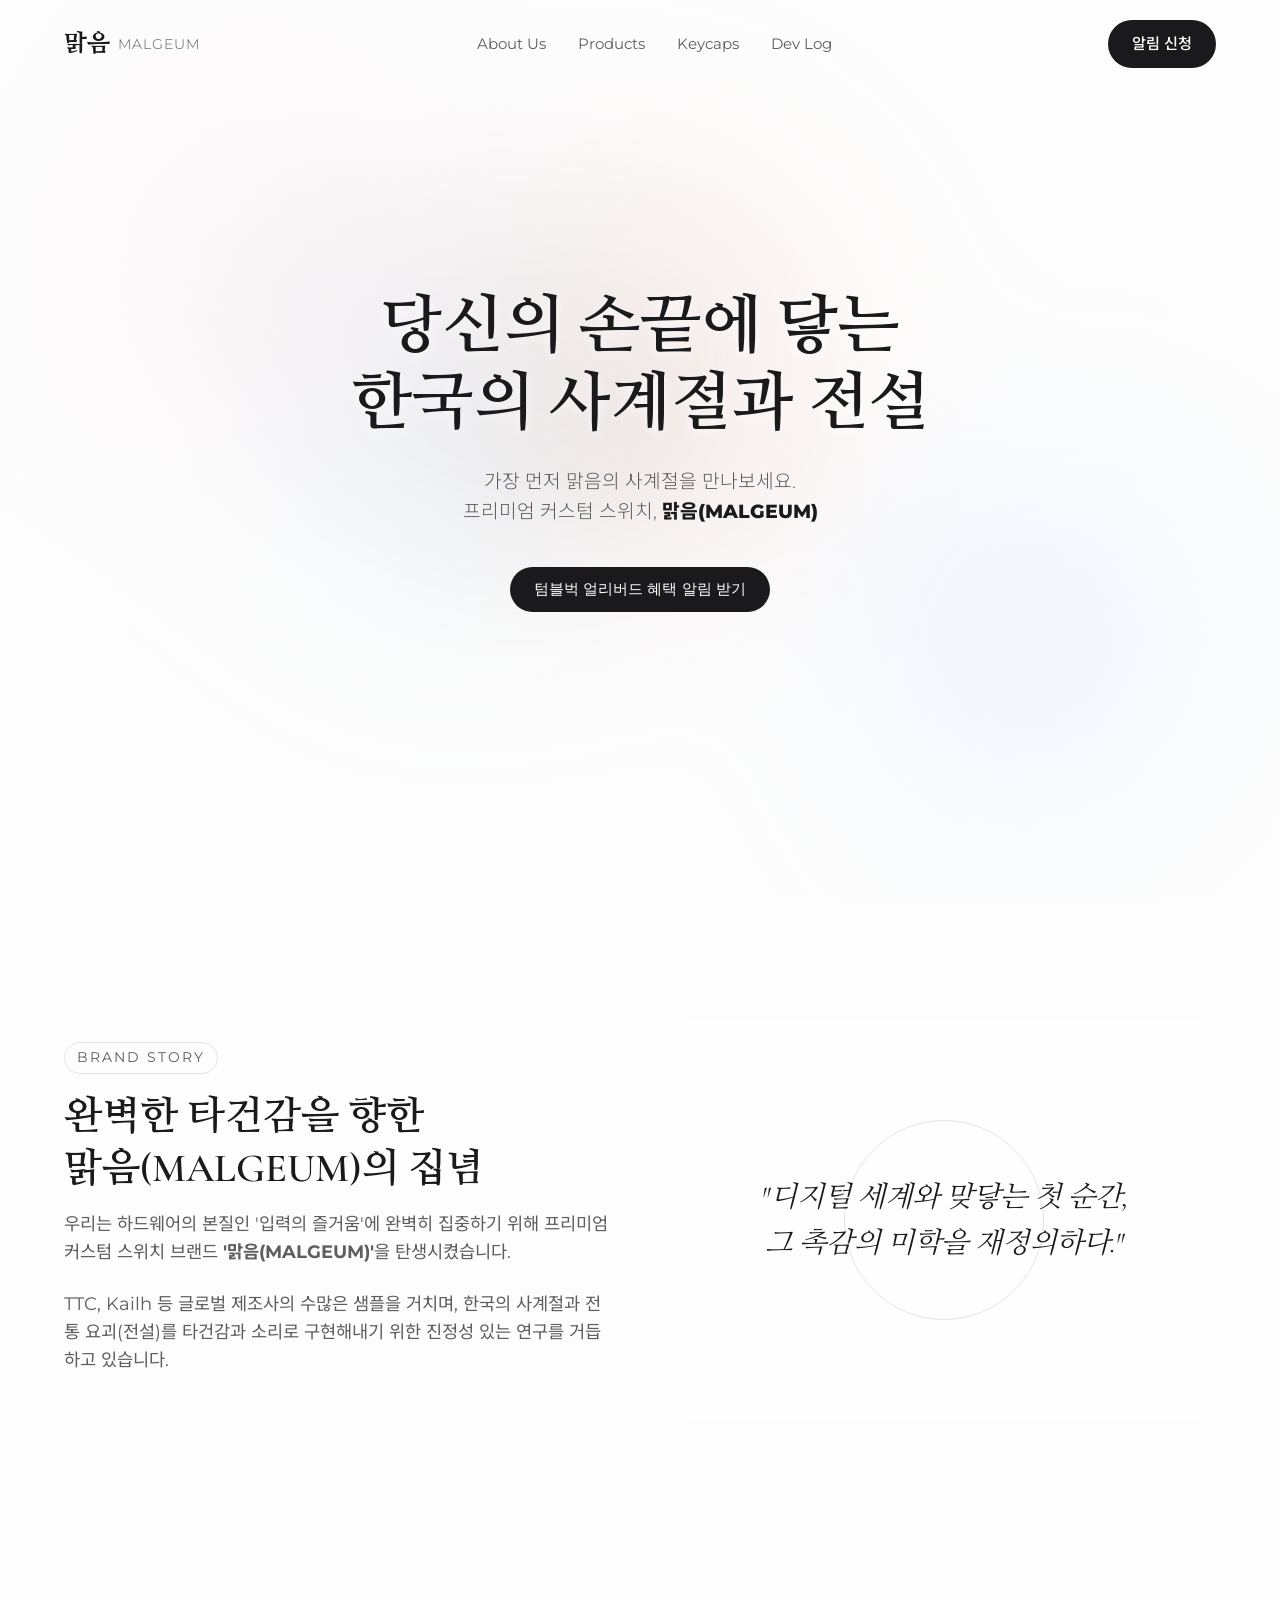
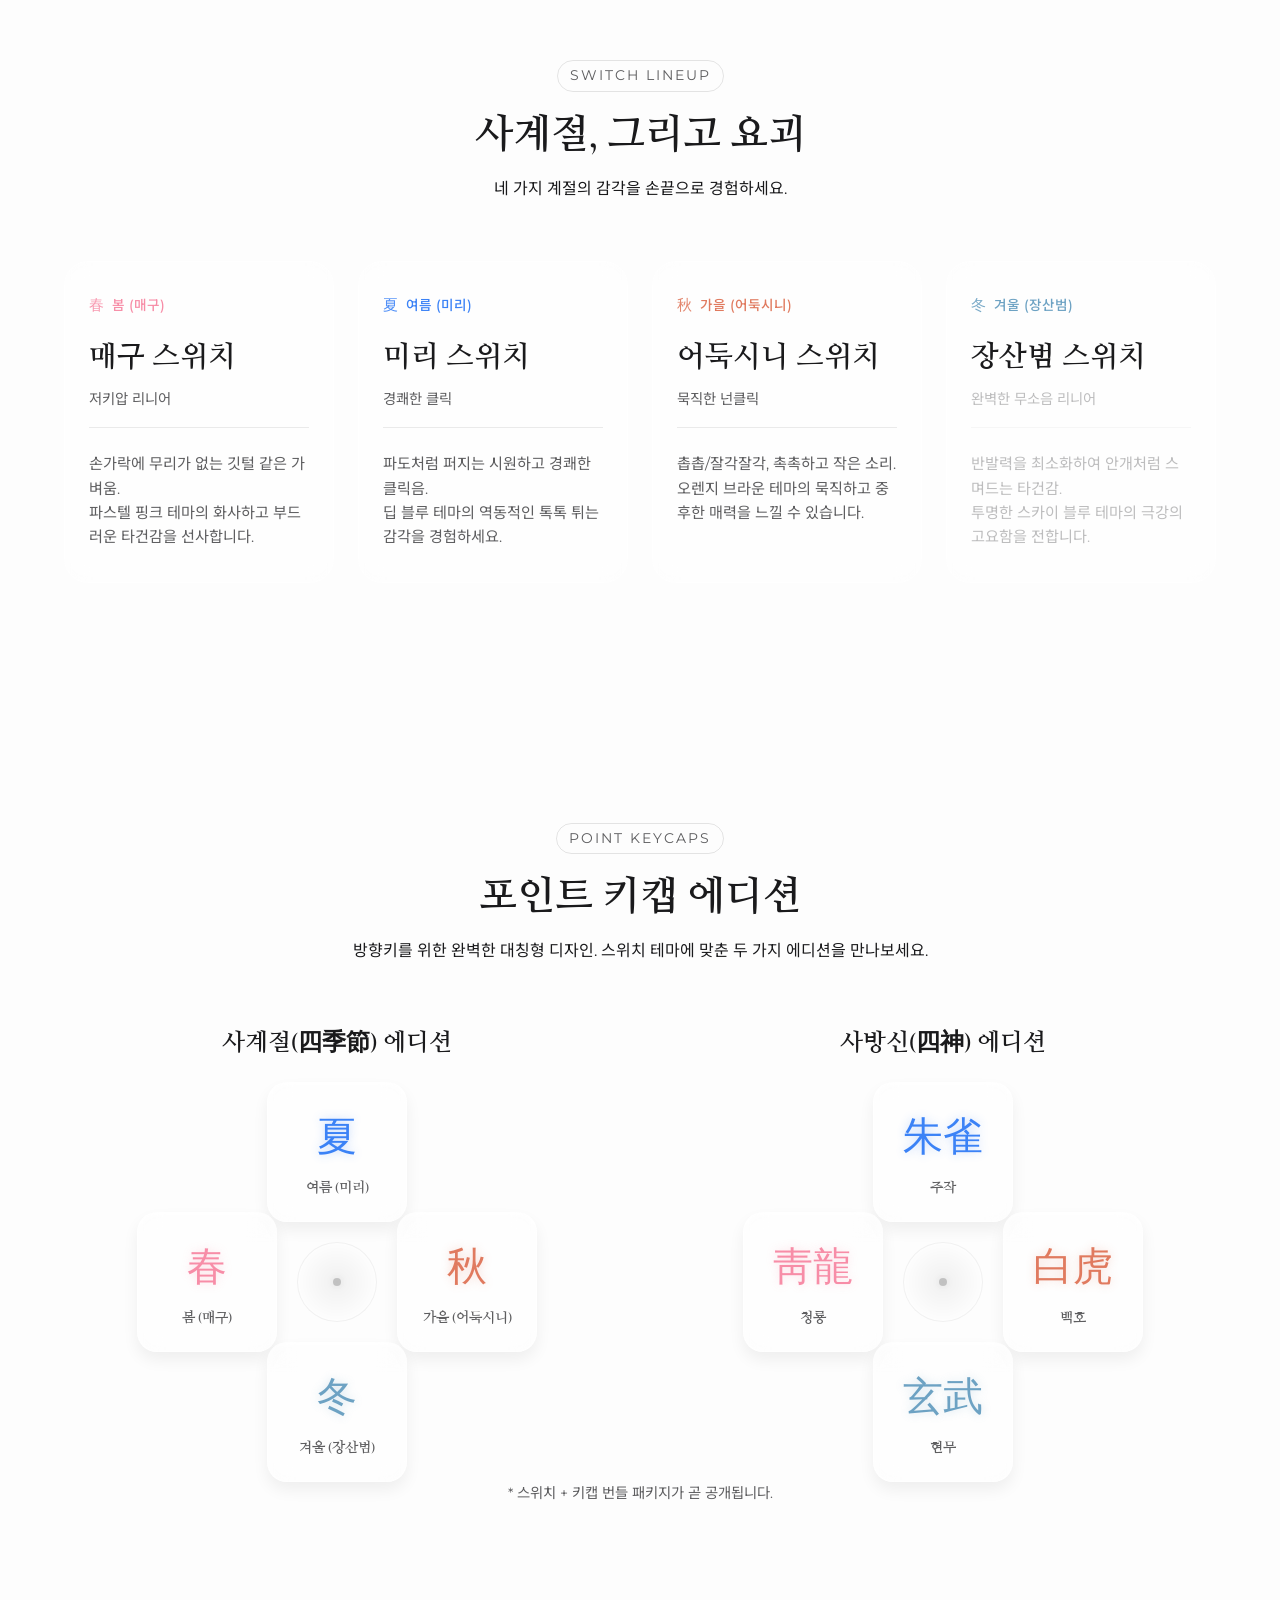
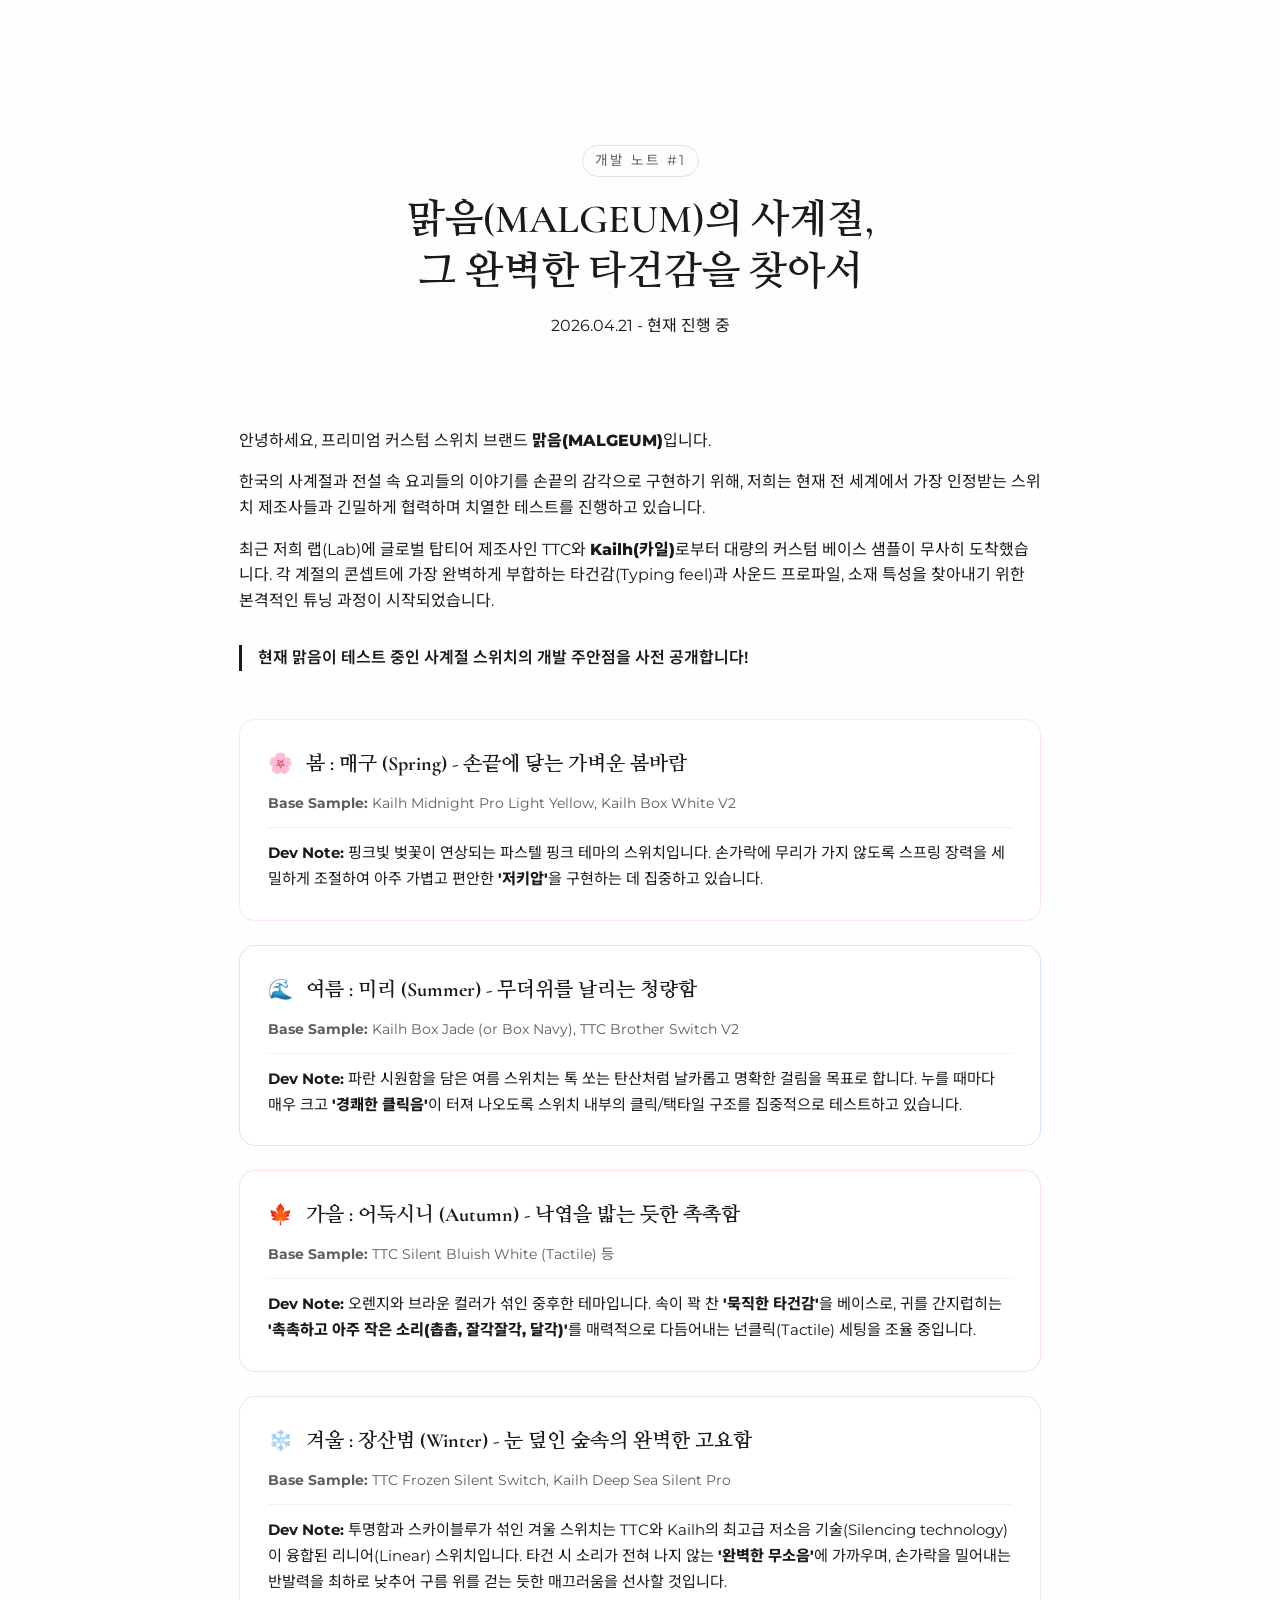
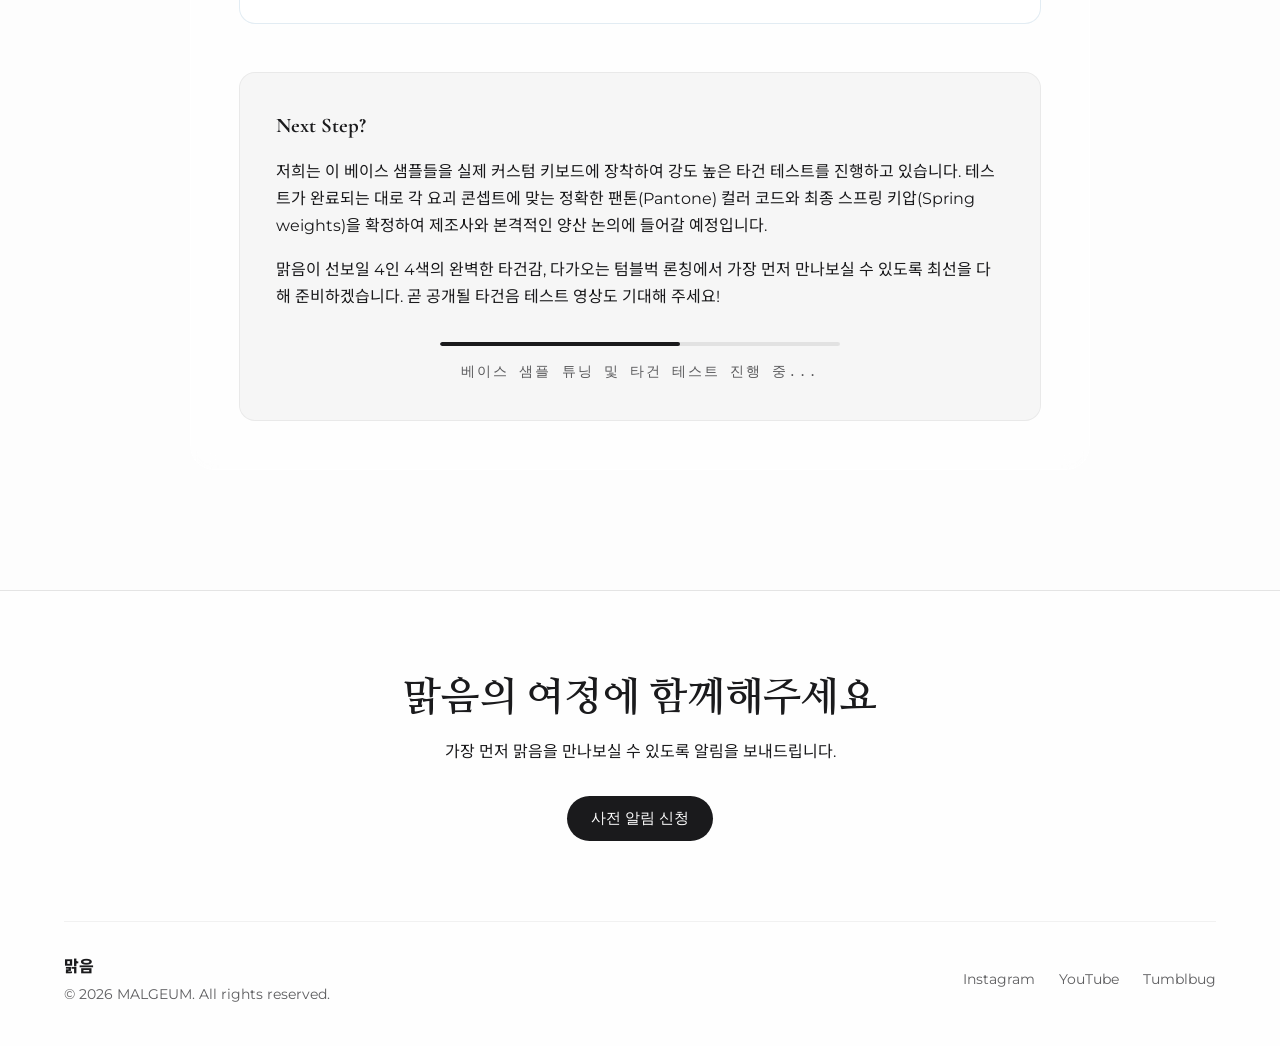
<file: index.html>
<!DOCTYPE html>
<html lang="ko">

<head>
    <meta charset="UTF-8">
    <meta name="viewport" content="width=device-width, initial-scale=1.0">
    <title>맑음(MALGEUM) - 프리미엄 커스텀 스위치</title>
    <!-- Fonts -->
    <link rel="preconnect" href="https://fonts.googleapis.com">
    <link rel="preconnect" href="https://fonts.gstatic.com" crossorigin>
    <link
        href="https://fonts.googleapis.com/css2?family=Cormorant+Garamond:ital,wght@0,400;0,600;1,400&family=Nanum+Myeongjo:wght@400;700;800&family=Montserrat:wght@300;400;500;600&family=Noto+Sans+KR:wght@300;400;500;700&display=swap"
        rel="stylesheet">
    <link rel="stylesheet" href="style.css">
</head>

<body>
    <div class="cursor"></div>

    <!-- Navigation -->
    <nav class="navbar" id="navbar">
        <div class="nav-content">
            <a href="#" class="logo" aria-label="맑음 홈">
                <span class="logo-kr">맑음</span>
                <span class="logo-en">MALGEUM</span>
            </a>
            <ul class="nav-links">
                <li><a href="#about">About Us</a></li>
                <li><a href="#products">Products</a></li>
                <li><a href="#keycaps">Keycaps</a></li>
                <li><a href="#devlog">Dev Log</a></li>
            </ul>
            <a href="#hero" class="btn-primary nav-cta">알림 신청</a>
        </div>
    </nav>

    <!-- Hero Section -->
    <section id="hero" class="hero">
        <div class="aurora-bg" id="auroraBg">
            <div class="aurora-blob spring"></div>
            <div class="aurora-blob summer"></div>
            <div class="aurora-blob autumn"></div>
            <div class="aurora-blob winter"></div>
        </div>
        <div class="hero-overlay"></div>

        <div class="hero-content">
            <h1 class="hero-title">
                당신의 손끝에 닿는<br>
                한국의 사계절과 전설
            </h1>
            <p class="hero-subtitle">
                가장 먼저 맑음의 사계절을 만나보세요.<br>
                프리미엄 커스텀 스위치, <strong class="highlight">맑음(MALGEUM)</strong>
            </p>

            <div class="cta-container">
                <button type="button" class="btn-primary open-modal-btn">텀블벅 얼리버드 혜택 알림 받기</button>
            </div>
        </div>
    </section>

    <!-- About Us Section -->
    <section id="about" class="about section-padding">
        <div class="container">
            <div class="about-grid">
                <div class="about-text" data-reveal>
                    <span class="tag">Brand Story</span>
                    <h2 class="section-heading">완벽한 타건감을 향한<br>맑음(MALGEUM)의 집념</h2>
                    <p class="desc">
                        우리는 하드웨어의 본질인 '입력의 즐거움'에 완벽히 집중하기 위해 프리미엄 커스텀 스위치 브랜드 <strong>'맑음(MALGEUM)'</strong>을 탄생시켰습니다.
                    </p>
                    <p class="desc">
                        TTC, Kailh 등 글로벌 제조사의 수많은 샘플을 거치며, 한국의 사계절과 전통 요괴(전설)를 타건감과 소리로 구현해내기 위한 진정성 있는 연구를 거듭하고 있습니다.
                    </p>
                </div>
                <div class="about-visual" data-reveal>
                    <div class="glass-panel about-panel">
                        <div class="pulse-ring"></div>
                        <p class="vision-text">"디지털 세계와 맞닿는 첫 순간,<br>그 촉감의 미학을 재정의하다."</p>
                    </div>
                </div>
            </div>
        </div>
    </section>

    <!-- Products (Switches) Section -->
    <section id="products" class="products section-padding">
        <div class="container">
            <div class="section-header text-center" data-reveal>
                <span class="tag">Switch Lineup</span>
                <h2 class="section-heading">사계절, 그리고 요괴</h2>
                <p>네 가지 계절의 감각을 손끝으로 경험하세요.</p>
            </div>

            <div class="switch-grid" data-reveal>
                <!-- Spring: Maegu -->
                <div class="switch-card glass-card spring-card">
                    <div class="card-glow"></div>
                    <div class="season-badge"><span class="badge-icon">春</span> 봄 (매구)</div>
                    <h3 class="switch-name">매구 스위치</h3>
                    <p class="switch-trait">저키압 리니어</p>
                    <div class="switch-desc">
                        손가락에 무리가 없는 깃털 같은 가벼움.<br>
                        파스텔 핑크 테마의 화사하고 부드러운 타건감을 선사합니다.
                    </div>
                    <div class="hover-element spring-floating"></div>
                </div>

                <!-- Summer: Miri -->
                <div class="switch-card glass-card summer-card">
                    <div class="card-glow"></div>
                    <div class="ripple-container"></div>
                    <div class="season-badge"><span class="badge-icon">夏</span> 여름 (미리)</div>
                    <h3 class="switch-name">미리 스위치</h3>
                    <p class="switch-trait">경쾌한 클릭</p>
                    <div class="switch-desc">
                        파도처럼 퍼지는 시원하고 경쾌한 클릭음.<br>
                        딥 블루 테마의 역동적인 톡톡 튀는 감각을 경험하세요.
                    </div>
                </div>

                <!-- Autumn: Eoduksini -->
                <div class="switch-card glass-card autumn-card">
                    <div class="card-glow"></div>
                    <div class="season-badge"><span class="badge-icon">秋</span> 가을 (어둑시니)</div>
                    <h3 class="switch-name">어둑시니 스위치</h3>
                    <p class="switch-trait">묵직한 넌클릭</p>
                    <div class="switch-desc">
                        촙촙/잘각잘각, 촉촉하고 작은 소리.<br>
                        오렌지 브라운 테마의 묵직하고 중후한 매력을 느낄 수 있습니다.
                    </div>
                </div>

                <!-- Winter: Jangsanbeom -->
                <div class="switch-card glass-card winter-card">
                    <div class="card-glow"></div>
                    <div class="fog-overlay"></div>
                    <div class="season-badge"><span class="badge-icon">冬</span> 겨울 (장산범)</div>
                    <h3 class="switch-name">장산범 스위치</h3>
                    <p class="switch-trait">완벽한 무소음 리니어</p>
                    <div class="switch-desc">
                        반발력을 최소화하여 안개처럼 스며드는 타건감.<br>
                        투명한 스카이 블루 테마의 극강의 고요함을 전합니다.
                    </div>
                </div>
            </div>
        </div>
    </section>

    <!-- Point Keycaps Section -->
    <section id="keycaps" class="keycaps section-padding">
        <div class="container">
            <div class="section-header text-center" data-reveal>
                <span class="tag">Point Keycaps</span>
                <h2 class="section-heading">포인트 키캡 에디션</h2>
                <p>방향키를 위한 완벽한 대칭형 디자인. 스위치 테마에 맞춘 두 가지 에디션을 만나보세요.</p>
            </div>

            <div class="keycap-themes-wrapper" data-reveal>
                <!-- 사계절 테마 -->
                <div class="keycap-theme-group">
                    <h3 class="theme-group-title">사계절(四季節) 에디션</h3>
                    <div class="guardian-grid-container">
                        <div class="guardian-grid">
                            <div class="guardian-item top">
                                <div class="keycap-mockup glass-card summer-theme">
                                    <span class="guardian-icon">夏</span>
                                    <span class="guardian-name">여름 (미리)</span>
                                </div>
                            </div>
                            <div class="guardian-item left">
                                <div class="keycap-mockup glass-card spring-theme">
                                    <span class="guardian-icon">春</span>
                                    <span class="guardian-name">봄 (매구)</span>
                                </div>
                            </div>
                            <div class="guardian-item center">
                                <div class="core-element"></div>
                            </div>
                            <div class="guardian-item right">
                                <div class="keycap-mockup glass-card autumn-theme">
                                    <span class="guardian-icon">秋</span>
                                    <span class="guardian-name">가을 (어둑시니)</span>
                                </div>
                            </div>
                            <div class="guardian-item bottom">
                                <div class="keycap-mockup glass-card winter-theme">
                                    <span class="guardian-icon">冬</span>
                                    <span class="guardian-name">겨울 (장산범)</span>
                                </div>
                            </div>
                        </div>
                    </div>
                </div>

                <!-- 사방신 테마 -->
                <div class="keycap-theme-group">
                    <h3 class="theme-group-title">사방신(四神) 에디션</h3>
                    <div class="guardian-grid-container">
                        <div class="guardian-grid">
                            <div class="guardian-item top">
                                <div class="keycap-mockup glass-card summer-theme">
                                    <span class="guardian-icon">朱雀</span>
                                    <span class="guardian-name">주작</span>
                                </div>
                            </div>
                            <div class="guardian-item left">
                                <div class="keycap-mockup glass-card spring-theme">
                                    <span class="guardian-icon">靑龍</span>
                                    <span class="guardian-name">청룡</span>
                                </div>
                            </div>
                            <div class="guardian-item center">
                                <div class="core-element"></div>
                            </div>
                            <div class="guardian-item right">
                                <div class="keycap-mockup glass-card autumn-theme">
                                    <span class="guardian-icon">白虎</span>
                                    <span class="guardian-name">백호</span>
                                </div>
                            </div>
                            <div class="guardian-item bottom">
                                <div class="keycap-mockup glass-card winter-theme">
                                    <span class="guardian-icon">玄武</span>
                                    <span class="guardian-name">현무</span>
                                </div>
                            </div>
                        </div>
                    </div>
                </div>
            </div>
            <div class="text-center bundle-notice" data-reveal>
                * 스위치 + 키캡 번들 패키지가 곧 공개됩니다.
            </div>
        </div>
    </section>

    <!-- Dev Log Section -->
    <section id="devlog" class="devlog section-padding">
        <div class="container">
            <div class="section-header text-center" data-reveal>
                <span class="tag">개발 노트 #1</span>
                <h2 class="section-heading">맑음(MALGEUM)의 사계절,<br>그 완벽한 타건감을 찾아서</h2>
                <p>2026.04.21 - 현재 진행 중</p>
            </div>

            <div class="devlog-wrapper glass-panel" data-reveal style="text-align: left; padding: 48px; margin-top: 40px; max-width: 900px; margin-left: auto; margin-right: auto;">
                <div class="devlog-content">
                    <div class="devlog-intro" style="margin-bottom: 48px;">
                        <p style="margin-bottom: 16px;">안녕하세요, 프리미엄 커스텀 스위치 브랜드 <strong class="highlight">맑음(MALGEUM)</strong>입니다.</p>
                        <p style="margin-bottom: 16px;">한국의 사계절과 전설 속 요괴들의 이야기를 손끝의 감각으로 구현하기 위해, 저희는 현재 전 세계에서 가장 인정받는 스위치 제조사들과 긴밀하게 협력하며 치열한 테스트를 진행하고 있습니다.</p>
                        <p style="margin-bottom: 16px;">최근 저희 랩(Lab)에 글로벌 탑티어 제조사인 TTC와 <strong class="highlight">Kailh(카일)</strong>로부터 대량의 커스텀 베이스 샘플이 무사히 도착했습니다. 각 계절의 콘셉트에 가장 완벽하게 부합하는 타건감(Typing feel)과 사운드 프로파일, 소재 특성을 찾아내기 위한 본격적인 튜닝 과정이 시작되었습니다.</p>
                        <p style="font-weight: 600; color: var(--text-primary); margin-top: 32px; padding-left: 16px; border-left: 3px solid var(--text-primary);">현재 맑음이 테스트 중인 사계절 스위치의 개발 주안점을 사전 공개합니다!</p>
                    </div>

                    <div class="devlog-seasons" style="display: grid; gap: 24px; margin-bottom: 48px;">
                        <!-- 봄 -->
                        <div class="devlog-season-item" style="background: rgba(255,255,255,0.6); padding: 28px; border-radius: 16px; border: 1px solid rgba(247, 141, 167, 0.2); transition: transform 0.3s ease;" onmouseover="this.style.transform='translateY(-4px)'" onmouseout="this.style.transform='translateY(0)'">
                            <h4 style="font-size: 1.25rem; color: var(--text-primary); margin-bottom: 12px; font-family: var(--font-serif);"><span style="margin-right: 8px;">🌸</span> 봄 : 매구 (Spring) - 손끝에 닿는 가벼운 봄바람</h4>
                            <p style="font-size: 0.9rem; color: var(--text-secondary); margin-bottom: 12px; padding-bottom: 12px; border-bottom: 1px solid rgba(0,0,0,0.05);"><strong>Base Sample:</strong> Kailh Midnight Pro Light Yellow, Kailh Box White V2</p>
                            <p style="font-size: 0.95rem; line-height: 1.7; color: var(--text-primary);"><strong>Dev Note:</strong> 핑크빛 벚꽃이 연상되는 파스텔 핑크 테마의 스위치입니다. 손가락에 무리가 가지 않도록 스프링 장력을 세밀하게 조절하여 아주 가볍고 편안한 <strong class="highlight">'저키압'</strong>을 구현하는 데 집중하고 있습니다.</p>
                        </div>
                        <!-- 여름 -->
                        <div class="devlog-season-item" style="background: rgba(255,255,255,0.6); padding: 28px; border-radius: 16px; border: 1px solid rgba(59, 130, 246, 0.2); transition: transform 0.3s ease;" onmouseover="this.style.transform='translateY(-4px)'" onmouseout="this.style.transform='translateY(0)'">
                            <h4 style="font-size: 1.25rem; color: var(--text-primary); margin-bottom: 12px; font-family: var(--font-serif);"><span style="margin-right: 8px;">🌊</span> 여름 : 미리 (Summer) - 무더위를 날리는 청량함</h4>
                            <p style="font-size: 0.9rem; color: var(--text-secondary); margin-bottom: 12px; padding-bottom: 12px; border-bottom: 1px solid rgba(0,0,0,0.05);"><strong>Base Sample:</strong> Kailh Box Jade (or Box Navy), TTC Brother Switch V2</p>
                            <p style="font-size: 0.95rem; line-height: 1.7; color: var(--text-primary);"><strong>Dev Note:</strong> 파란 시원함을 담은 여름 스위치는 톡 쏘는 탄산처럼 날카롭고 명확한 걸림을 목표로 합니다. 누를 때마다 매우 크고 <strong class="highlight">'경쾌한 클릭음'</strong>이 터져 나오도록 스위치 내부의 클릭/택타일 구조를 집중적으로 테스트하고 있습니다.</p>
                        </div>
                        <!-- 가을 -->
                        <div class="devlog-season-item" style="background: rgba(255,255,255,0.6); padding: 28px; border-radius: 16px; border: 1px solid rgba(224, 122, 95, 0.2); transition: transform 0.3s ease;" onmouseover="this.style.transform='translateY(-4px)'" onmouseout="this.style.transform='translateY(0)'">
                            <h4 style="font-size: 1.25rem; color: var(--text-primary); margin-bottom: 12px; font-family: var(--font-serif);"><span style="margin-right: 8px;">🍁</span> 가을 : 어둑시니 (Autumn) - 낙엽을 밟는 듯한 촉촉함</h4>
                            <p style="font-size: 0.9rem; color: var(--text-secondary); margin-bottom: 12px; padding-bottom: 12px; border-bottom: 1px solid rgba(0,0,0,0.05);"><strong>Base Sample:</strong> TTC Silent Bluish White (Tactile) 등</p>
                            <p style="font-size: 0.95rem; line-height: 1.7; color: var(--text-primary);"><strong>Dev Note:</strong> 오렌지와 브라운 컬러가 섞인 중후한 테마입니다. 속이 꽉 찬 <strong class="highlight">'묵직한 타건감'</strong>을 베이스로, 귀를 간지럽히는 <strong class="highlight">'촉촉하고 아주 작은 소리(촙촙, 잘각잘각, 달각)'</strong>를 매력적으로 다듬어내는 넌클릭(Tactile) 세팅을 조율 중입니다.</p>
                        </div>
                        <!-- 겨울 -->
                        <div class="devlog-season-item" style="background: rgba(255,255,255,0.6); padding: 28px; border-radius: 16px; border: 1px solid rgba(109, 162, 195, 0.2); transition: transform 0.3s ease;" onmouseover="this.style.transform='translateY(-4px)'" onmouseout="this.style.transform='translateY(0)'">
                            <h4 style="font-size: 1.25rem; color: var(--text-primary); margin-bottom: 12px; font-family: var(--font-serif);"><span style="margin-right: 8px;">❄️</span> 겨울 : 장산범 (Winter) - 눈 덮인 숲속의 완벽한 고요함</h4>
                            <p style="font-size: 0.9rem; color: var(--text-secondary); margin-bottom: 12px; padding-bottom: 12px; border-bottom: 1px solid rgba(0,0,0,0.05);"><strong>Base Sample:</strong> TTC Frozen Silent Switch, Kailh Deep Sea Silent Pro</p>
                            <p style="font-size: 0.95rem; line-height: 1.7; color: var(--text-primary);"><strong>Dev Note:</strong> 투명함과 스카이블루가 섞인 겨울 스위치는 TTC와 Kailh의 최고급 저소음 기술(Silencing technology)이 융합된 리니어(Linear) 스위치입니다. 타건 시 소리가 전혀 나지 않는 <strong class="highlight">'완벽한 무소음'</strong>에 가까우며, 손가락을 밀어내는 반발력을 최하로 낮추어 구름 위를 걷는 듯한 매끄러움을 선사할 것입니다.</p>
                        </div>
                    </div>

                    <div class="devlog-outro" style="background: rgba(0,0,0,0.03); padding: 36px; border-radius: 16px; border: 1px solid rgba(0,0,0,0.05);">
                        <h4 style="font-size: 1.3rem; font-family: var(--font-serif); margin-bottom: 16px; color: var(--text-primary);">Next Step?</h4>
                        <p style="margin-bottom: 16px; line-height: 1.7;">저희는 이 베이스 샘플들을 실제 커스텀 키보드에 장착하여 강도 높은 타건 테스트를 진행하고 있습니다. 테스트가 완료되는 대로 각 요괴 콘셉트에 맞는 정확한 팬톤(Pantone) 컬러 코드와 최종 스프링 키압(Spring weights)을 확정하여 제조사와 본격적인 양산 논의에 들어갈 예정입니다.</p>
                        <p style="margin-bottom: 32px; line-height: 1.7;">맑음이 선보일 4인 4색의 완벽한 타건감, 다가오는 텀블벅 론칭에서 가장 먼저 만나보실 수 있도록 최선을 다해 준비하겠습니다. 곧 공개될 타건음 테스트 영상도 기대해 주세요!</p>
                        
                        <div class="status-bar" style="margin: 0 auto 16px; width: 100%; background: rgba(0,0,0,0.08);">
                            <div class="status-progress" style="width: 60%; background: var(--text-primary);"></div>
                        </div>
                        <p class="status-text text-center" aria-live="polite" style="margin-top: 12px;">베이스 샘플 튜닝 및 타건 테스트 진행 중...</p>
                    </div>
                </div>
            </div>
        </div>
    </section>

    <!-- Footer -->
    <footer class="footer">
        <div class="container">
            <div class="footer-cta text-center" data-reveal>
                <h2 class="section-heading">맑음의 여정에 함께해주세요</h2>
                <p>가장 먼저 맑음을 만나보실 수 있도록 알림을 보내드립니다.</p>
                <div class="bottom-form">
                    <button type="button" class="btn-primary open-modal-btn">사전 알림 신청</button>
                </div>
            </div>
            <div class="footer-bottom">
                <div class="footer-brand">
                    <span class="logo-kr">맑음</span>
                    <p>&copy; 2026 MALGEUM. All rights reserved.</p>
                </div>
                <div class="social-links">
                    <a href="https://www.instagram.com/malgeumkeys/" target="_blank" rel="noopener noreferrer" class="social-icon">Instagram</a>
                    <a href="#" class="social-icon">YouTube</a>
                    <a href="#" class="social-icon">Tumblbug</a>
                </div>
            </div>
        </div>
    </footer>

    <!-- Pre-order Modal -->
    <div class="modal-overlay" id="preorderModal">
        <div class="modal-container glass-panel text-center" role="dialog" aria-modal="true"
            aria-labelledby="modalTitle">
            <button class="modal-close" id="closeModal" aria-label="닫기">&times;</button>
            <div style="padding: 40px 10px;">
                <h2 class="modal-title" id="modalTitle" style="margin-bottom: 24px;">사전 예약 오픈 예정</h2>
                <p class="modal-desc" style="font-size: 1.1rem; line-height: 1.8;">
                    텀블벅 사전 예약 및 알림 신청 기능은<br>
                    <strong style="color: var(--text-primary);">추후 상세 일정과 함께 공개될 예정입니다.</strong><br><br>
                    조금만 더 기다려 주세요!<br>많은 기대와 관심 부탁드립니다.
                </p>
                <button type="button" class="btn-primary" id="modalOkBtn"
                    style="margin-top: 32px; padding: 12px 40px;">확인</button>
            </div>
        </div>
    </div>

    <script src="main.js"></script>
</body>

</html>
</file>
<file: style.css>
@charset "UTF-8";

/* ===== MALGEUM (맑음) - Pre-launch Teaser ===== */

:root {
  /* Colors */
  --bg-light: #fdfdfd;
  --bg-panel: rgba(255, 255, 255, 0.8);
  --text-primary: #1a1a1c;
  --text-secondary: rgba(26, 26, 28, 0.7);
  --border-light: rgba(0, 0, 0, 0.1);
  --glass-bg: rgba(255, 255, 255, 0.4);
  --glass-border: rgba(255, 255, 255, 0.5);

  /* Seasonal Colors */
  --spring-color: #f78da7;
  --spring-glow: rgba(247, 141, 167, 0.3);
  
  --summer-color: #3b82f6;
  --summer-glow: rgba(59, 130, 246, 0.3);
  
  --autumn-color: #e07a5f;
  --autumn-glow: rgba(224, 122, 95, 0.3);
  
  --winter-color: #6da2c3;
  --winter-glow: rgba(109, 162, 195, 0.3);

  /* Typography */
  --font-serif: 'Cormorant Garamond', 'Nanum Myeongjo', serif;
  --font-sans: 'Montserrat', 'Noto Sans KR', sans-serif;

  /* Easing */
  --ease-smooth: cubic-bezier(0.16, 1, 0.3, 1);
  --ease-bounce: cubic-bezier(0.34, 1.56, 0.64, 1);
}

/* Base Reset */
*, *::before, *::after {
  box-sizing: border-box;
  margin: 0;
  padding: 0;
}

*:focus-visible {
  outline: 2px solid var(--summer-color);
  outline-offset: 4px;
}

button, a {
  cursor: pointer;
  touch-action: manipulation;
}

html {
  scroll-behavior: smooth;
  font-size: 16px;
}

body {
  background-color: var(--bg-light);
  color: var(--text-primary);
  font-family: var(--font-sans);
  line-height: 1.6;
  overflow-x: hidden;
  cursor: default; /* Let's keep default cursor, or custom later */
}

a {
  text-decoration: none;
  color: inherit;
}

/* Typography */
h1, h2, h3, .logo, .guardian-name {
  font-family: var(--font-serif);
  font-weight: 600;
}

.highlight {
  color: var(--text-primary);
  font-weight: 800;
}

/* Utility Classes */
.container {
  max-width: 1200px;
  margin: 0 auto;
  padding: 0 24px;
}

.section-padding {
  padding: 120px 0;
}

.text-center {
  text-align: center;
}

.section-heading {
  font-size: 2.5rem;
  margin-bottom: 16px;
  line-height: 1.3;
}

.tag {
  display: inline-block;
  font-size: 0.85rem;
  text-transform: uppercase;
  letter-spacing: 2px;
  color: var(--text-secondary);
  margin-bottom: 16px;
  border: 1px solid var(--border-light);
  padding: 4px 12px;
  border-radius: 20px;
}

/* Glassmorphism Panel */
.glass-panel, .glass-card {
  background: var(--glass-bg);
  backdrop-filter: blur(12px);
  -webkit-backdrop-filter: blur(12px);
  border: 1px solid var(--glass-border);
  border-radius: 24px;
  padding: 40px;
  position: relative;
  overflow: hidden;
}

/* Navigation */
.navbar {
  position: fixed;
  top: 0;
  left: 0;
  width: 100%;
  z-index: 100;
  padding: 20px 0;
  transition: background-color 0.3s var(--ease-smooth), padding 0.3s var(--ease-smooth), backdrop-filter 0.3s var(--ease-smooth);
}

.navbar.scrolled {
  background: rgba(253, 253, 253, 0.85);
  backdrop-filter: blur(16px);
  border-bottom: 1px solid var(--border-light);
  padding: 15px 0;
}

.nav-content {
  max-width: 1200px;
  margin: 0 auto;
  padding: 0 24px;
  display: flex;
  justify-content: space-between;
  align-items: center;
}

.logo {
  display: flex;
  align-items: center;
  gap: 8px;
  font-size: 1.5rem;
}

.logo-kr {
  font-weight: 800;
}

.logo-en {
  font-family: var(--font-sans);
  font-weight: 300;
  font-size: 0.9rem;
  letter-spacing: 1px;
  opacity: 0.7;
}

.nav-links {
  display: flex;
  list-style: none;
  gap: 32px;
}

.nav-links a {
  font-size: 0.95rem;
  font-weight: 400;
  transition: color 0.3s;
  color: var(--text-secondary);
}

.nav-links a:hover {
  color: var(--text-primary);
}

/* Buttons */
.btn-primary {
  display: inline-block;
  background: #1a1a1c;
  color: #ffffff;
  padding: 12px 24px;
  border-radius: 30px;
  font-weight: 500;
  font-size: 0.95rem;
  border: none;
  cursor: pointer;
  transition: transform 0.3s var(--ease-smooth), box-shadow 0.3s;
}

.btn-primary:hover {
  transform: translateY(-2px);
  box-shadow: 0 10px 20px rgba(0, 0, 0, 0.15);
}

/* Hero Section */
.hero {
  position: relative;
  height: 100vh;
  display: flex;
  align-items: center;
  justify-content: center;
  text-align: center;
  overflow: hidden;
}

.aurora-bg {
  position: absolute;
  top: 0;
  left: 0;
  width: 100%;
  height: 100%;
  z-index: 0;
  filter: blur(80px);
  opacity: 0.6;
}

.aurora-blob {
  position: absolute;
  border-radius: 50%;
  width: 50vw;
  height: 50vw;
  mix-blend-mode: multiply;
  transition: transform 0.1s linear;
}

.aurora-blob.spring {
  background: radial-gradient(circle, var(--spring-glow) 0%, transparent 70%);
  top: -10%;
  left: -10%;
}

.aurora-blob.summer {
  background: radial-gradient(circle, var(--summer-glow) 0%, transparent 70%);
  bottom: -10%;
  right: -10%;
}

.aurora-blob.autumn {
  background: radial-gradient(circle, var(--autumn-glow) 0%, transparent 70%);
  top: 40%;
  left: 50%;
  transform: translate(-50%, -50%);
}

.aurora-blob.winter {
  background: radial-gradient(circle, var(--winter-glow) 0%, transparent 70%);
  bottom: 20%;
  left: 10%;
}

.hero-overlay {
  position: absolute;
  top: 0;
  left: 0;
  width: 100%;
  height: 100%;
  background: radial-gradient(circle at center, transparent 0%, var(--bg-light) 100%);
  z-index: 1;
}

.hero-content {
  position: relative;
  z-index: 2;
  max-width: 800px;
  padding: 0 24px;
}

.hero-title {
  font-size: 4rem;
  line-height: 1.2;
  margin-bottom: 24px;
  text-shadow: 0 4px 12px rgba(255, 255, 255, 0.8);
}

.hero-subtitle {
  font-size: 1.2rem;
  color: var(--text-secondary);
  margin-bottom: 40px;
  font-weight: 300;
}

.early-bird-form {
  display: flex;
  max-width: 500px;
  margin: 0 auto;
  gap: 12px;
  background: rgba(255, 255, 255, 0.8);
  padding: 8px;
  border-radius: 40px;
  border: 1px solid rgba(0, 0, 0, 0.1);
  backdrop-filter: blur(10px);
}

.early-bird-form input {
  flex: 1;
  background: transparent;
  border: none;
  color: #1a1a1c;
  padding: 0 20px;
  font-family: inherit;
  font-size: 1rem;
  outline: none;
}

.early-bird-form input::placeholder {
  color: rgba(0, 0, 0, 0.4);
}

/* About Section */
.about-grid {
  display: grid;
  grid-template-columns: 1fr 1fr;
  gap: 64px;
  align-items: center;
}

.about-text .desc {
  color: var(--text-secondary);
  margin-bottom: 24px;
  font-size: 1.1rem;
}

.about-panel {
  display: flex;
  align-items: center;
  justify-content: center;
  height: 400px;
  text-align: center;
}

.vision-text {
  font-family: var(--font-serif);
  font-size: 1.8rem;
  font-style: italic;
  position: relative;
  z-index: 2;
}

.pulse-ring {
  position: absolute;
  width: 200px;
  height: 200px;
  border-radius: 50%;
  border: 1px solid rgba(0, 0, 0, 0.1);
  animation: pulse 4s infinite cubic-bezier(0.25, 1, 0.5, 1);
}

@keyframes pulse {
  0% { transform: scale(0.5); opacity: 1; }
  100% { transform: scale(2); opacity: 0; }
}

/* Products Section */
.switch-grid {
  display: grid;
  grid-template-columns: repeat(auto-fit, minmax(250px, 1fr));
  gap: 24px;
  margin-top: 60px;
}

.switch-card {
  padding: 32px 24px;
  transition: transform 0.4s var(--ease-smooth), box-shadow 0.4s var(--ease-smooth), border-color 0.4s var(--ease-smooth);
  cursor: pointer;
  display: flex;
  flex-direction: column;
}

.card-glow {
  position: absolute;
  top: 0; left: 0; width: 100%; height: 100%;
  opacity: 0;
  transition: opacity 0.4s ease;
  z-index: 0;
  pointer-events: none;
}

.season-badge {
  position: relative;
  z-index: 1;
  font-size: 0.85rem;
  margin-bottom: 16px;
  font-weight: 500;
}

.badge-icon {
  font-family: var(--font-serif);
  font-size: 1.1em;
  margin-right: 4px;
  opacity: 0.9;
}

.switch-name {
  position: relative;
  z-index: 1;
  font-size: 1.8rem;
  margin-bottom: 8px;
}

.switch-trait {
  position: relative;
  z-index: 1;
  font-size: 0.9rem;
  color: var(--text-secondary);
  margin-bottom: 24px;
  border-bottom: 1px solid rgba(0, 0, 0, 0.08);
  padding-bottom: 16px;
}

.switch-desc {
  position: relative;
  z-index: 1;
  font-size: 0.95rem;
  color: var(--text-secondary);
  flex-grow: 1;
}

/* Interactions per switch */

/* Spring (Maegu) */
.spring-card .season-badge { color: var(--spring-color); }
.spring-card .card-glow { background: radial-gradient(circle at 50% -20%, var(--spring-glow), transparent 70%); }
.spring-card:hover {
  transform: translateY(-12px) rotate(1deg);
  box-shadow: 0 20px 40px rgba(0,0,0,0.4), 0 0 20px var(--spring-glow);
  border-color: rgba(255, 183, 178, 0.3);
}
.spring-card:hover .card-glow { opacity: 1; }

/* Summer (Miri) */
.summer-card .season-badge { color: var(--summer-color); }
.summer-card .card-glow { background: radial-gradient(circle at 50% -20%, var(--summer-glow), transparent 70%); }
.summer-card .ripple-container {
  position: absolute; top: 0; left: 0; width: 100%; height: 100%;
  overflow: hidden; z-index: 0; border-radius: 24px; pointer-events: none;
}
.summer-card:hover {
  transform: scale(1.03);
  border-color: rgba(74, 144, 226, 0.3);
}
.summer-card:hover .card-glow { opacity: 1; }
.summer-card:active {
  transform: scale(0.98);
}
/* We'll add ripple element via JS on click/hover for full effect */

/* Autumn (Eoduksini) */
.autumn-card .season-badge { color: var(--autumn-color); }
.autumn-card .card-glow { background: radial-gradient(circle at 50% 120%, var(--autumn-glow), transparent 70%); }
.autumn-card { transition: transform 0.3s cubic-bezier(0.5, 0, 0.1, 1), box-shadow 0.3s cubic-bezier(0.5, 0, 0.1, 1), border-color 0.3s cubic-bezier(0.5, 0, 0.1, 1), background-color 0.3s cubic-bezier(0.5, 0, 0.1, 1); }
.autumn-card:hover {
  transform: translateY(6px) scale(0.98);
  box-shadow: inset 0 10px 20px rgba(255,255,255,0.8), 0 0 10px var(--autumn-glow);
  border-color: rgba(216, 125, 74, 0.2);
  background: rgba(255, 255, 255, 0.5);
}
.autumn-card:hover .card-glow { opacity: 1; }

/* Winter (Jangsanbeom) */
.winter-card .season-badge { color: var(--winter-color); }
.winter-card .card-glow { background: radial-gradient(circle at 50% 50%, var(--winter-glow), transparent 80%); }
.winter-card .switch-desc, .winter-card .switch-trait {
  opacity: 0.4;
  transition: opacity 1s ease;
}
.winter-card:hover {
  border-color: rgba(161, 205, 216, 0.3);
  box-shadow: 0 0 30px rgba(161, 205, 216, 0.1);
}
.winter-card:hover .switch-desc, .winter-card:hover .switch-trait {
  opacity: 1;
}
.winter-card:hover .card-glow { opacity: 1; }

/* Keycaps Section */
.guardian-grid-container {
  margin: 60px auto 40px;
  max-width: 600px;
  position: relative;
  aspect-ratio: 1 / 1;
}

.guardian-grid {
  position: relative;
  width: 100%;
  height: 100%;
}

.guardian-item {
  position: absolute;
  width: 140px;
  height: 140px;
  display: flex;
  align-items: center;
  justify-content: center;
}

/* Cross layout positioning */
.guardian-item.top { top: 0; left: 50%; transform: translateX(-50%); }
.guardian-item.bottom { bottom: 0; left: 50%; transform: translateX(-50%); }
.guardian-item.left { top: 50%; left: 0; transform: translateY(-50%); }
.guardian-item.right { top: 50%; right: 0; transform: translateY(-50%); }
.guardian-item.center { top: 50%; left: 50%; transform: translate(-50%, -50%); width: 80px; height: 80px; }

.keycap-mockup {
  width: 100%;
  height: 100%;
  display: flex;
  flex-direction: column;
  align-items: center;
  justify-content: center;
  border-radius: 20px;
  padding: 16px;
  box-shadow: 
    inset 0 2px 4px rgba(255,255,255,0.8),
    0 8px 16px rgba(0,0,0,0.06);
  transition: transform 0.3s var(--ease-smooth), box-shadow 0.3s;
}

.keycap-mockup:hover {
  transform: translateY(-4px) scale(1.05);
}

.guardian-icon {
  font-family: var(--font-serif);
  font-size: 2.5rem;
  margin-bottom: 8px;
}

.guardian-name {
  font-size: 0.85rem;
  color: var(--text-secondary);
}

/* Thematic colors for keycaps */
.summer-theme .guardian-icon { color: var(--summer-color); text-shadow: 0 0 10px var(--summer-glow); }
.spring-theme .guardian-icon { color: var(--spring-color); text-shadow: 0 0 10px var(--spring-glow); }
.autumn-theme .guardian-icon { color: var(--autumn-color); text-shadow: 0 0 10px var(--autumn-glow); }
.winter-theme .guardian-icon { color: var(--winter-color); text-shadow: 0 0 10px var(--winter-glow); }

.core-element {
  width: 100%;
  height: 100%;
  border-radius: 50%;
  background: radial-gradient(circle, rgba(0,0,0,0.05) 0%, transparent 70%);
  border: 1px solid rgba(0,0,0,0.05);
  display: flex;
  align-items: center;
  justify-content: center;
}
.core-element::after {
  content: '';
  width: 8px;
  height: 8px;
  background: rgba(0,0,0,0.2);
  border-radius: 50%;
  box-shadow: 0 0 10px rgba(0,0,0,0.1);
}

.bundle-notice {
  font-size: 0.9rem;
  color: var(--text-secondary);
  opacity: 0.6;
}

/* Dev Log */
.devlog-wrapper {
  text-align: center;
  padding: 60px 40px;
}

.status-bar {
  width: 100%;
  max-width: 400px;
  height: 4px;
  background: rgba(0,0,0,0.1);
  margin: 32px auto 16px;
  border-radius: 4px;
  overflow: hidden;
  position: relative;
}

.status-progress {
  width: 30%;
  height: 100%;
  background: var(--text-primary);
  border-radius: 4px;
  position: absolute;
  top: 0; left: 0;
  animation: loading 2s infinite ease-in-out;
}

@keyframes loading {
  0% { left: -30%; width: 30%; }
  50% { left: 30%; width: 40%; }
  100% { left: 100%; width: 30%; }
}

.status-text {
  font-family: monospace;
  font-size: 0.85rem;
  color: var(--text-secondary);
  letter-spacing: 2px;
}

/* Footer */
.footer {
  border-top: 1px solid var(--border-light);
  padding: 80px 0 40px;
  background: rgba(255, 255, 255, 0.5);
}

.footer-cta {
  margin-bottom: 80px;
}

.bottom-form {
  margin-top: 32px;
}

.footer-bottom {
  display: flex;
  justify-content: space-between;
  align-items: center;
  padding-top: 32px;
  border-top: 1px solid rgba(0, 0, 0, 0.05);
}

.footer-brand p {
  font-size: 0.85rem;
  color: var(--text-secondary);
  margin-top: 4px;
}

.social-links {
  display: flex;
  gap: 24px;
}

.social-icon {
  font-size: 0.9rem;
  color: var(--text-secondary);
  transition: color 0.3s;
}

.social-icon:hover {
  color: var(--text-primary);
}

/* Reveal Animations */
[data-reveal] {
  opacity: 0;
  transform: translateY(30px);
  transition: opacity 0.8s var(--ease-smooth), transform 0.8s var(--ease-smooth);
}

[data-reveal].revealed {
  opacity: 1;
  transform: translateY(0);
}

/* Responsive */
@media (max-width: 768px) {
  .hero-title { font-size: 2.5rem; }
  .about-grid { grid-template-columns: 1fr; }
  .nav-links { display: none; }
  .guardian-grid-container {
    max-width: 100%;
    aspect-ratio: auto;
    height: 400px;
  }
  .guardian-item { width: 100px; height: 100px; }
  .guardian-icon { font-size: 1.8rem; }
  .early-bird-form { flex-direction: column; border-radius: 20px; background: transparent; border: none; }
  .early-bird-form input { border: 1px solid var(--border-light); padding: 16px; border-radius: 12px; margin-bottom: 12px; background: rgba(255,255,255,0.05); }
  .btn-primary { width: 100%; border-radius: 12px; }
}

/* Modal Styling */
.modal-overlay {
    position: fixed; top: 0; left: 0; width: 100%; height: 100%;
    background: rgba(255, 255, 255, 0.6); backdrop-filter: blur(5px);
    z-index: 1000; display: flex; align-items: center; justify-content: center;
    opacity: 0; pointer-events: none; transition: opacity 0.3s ease-out;
}
.modal-overlay.active { opacity: 1; pointer-events: auto; }
.modal-container {
    width: 90%; max-width: 500px; max-height: 90vh; overflow-y: auto;
    position: relative; padding: 40px; transform: translateY(20px); transition: transform 0.3s ease-out;
    overscroll-behavior: contain;
}
.modal-overlay.active .modal-container { transform: translateY(0); }
.modal-close {
    position: absolute; top: 20px; right: 20px; background: none; border: none;
    color: var(--text-secondary); font-size: 1.5rem; cursor: pointer; transition: color 0.3s;
}
.modal-close:hover { color: var(--text-primary); }
.modal-title { font-size: 1.8rem; margin-bottom: 8px; }
.modal-desc { color: var(--text-secondary); font-size: 0.9rem; margin-bottom: 24px; }
.modal-form .form-group { margin-bottom: 16px; text-align: left; }
.modal-form .form-row { display: flex; gap: 12px; }
.modal-form label { display: block; margin-bottom: 8px; font-size: 0.85rem; color: var(--text-secondary); }
.modal-form input[type="text"], .modal-form input[type="email"], .modal-form input[type="tel"] {
    width: 100%; padding: 12px 16px; border-radius: 8px; border: 1px solid var(--border-light);
    background: rgba(0,0,0,0.02); color: var(--text-primary); font-family: inherit;
}
.modal-form input:focus { outline: none; border-color: rgba(0,0,0,0.2); }
.checkbox-group { display: grid; grid-template-columns: 1fr 1fr; gap: 8px; }
.checkbox-group label { display: flex; align-items: center; gap: 8px; cursor: pointer; margin-bottom: 0; font-size: 0.85rem;}
.privacy-group { background: rgba(0,0,0,0.03); padding: 16px; border-radius: 8px; margin-top: 24px; }
.privacy-label { display: flex; align-items: flex-start; gap: 8px; color: var(--text-primary); font-weight: 500; cursor: pointer; font-size: 0.9rem;}
.privacy-details { font-size: 0.75rem; color: rgba(0,0,0,0.5); margin-top: 8px; padding-left: 24px; }
.submit-btn { width: 100%; margin-top: 24px; }

/* Keycap Themes Layout */
.keycap-themes-wrapper {
    display: flex; gap: 60px; flex-wrap: wrap; justify-content: center; margin-top: 60px;
}
.keycap-theme-group {
    flex: 1; min-width: 300px; display: flex; flex-direction: column; align-items: center;
}
.theme-group-title {
    margin-bottom: 20px; font-family: var(--font-serif); font-size: 1.5rem;
    color: var(--text-primary); text-align: center;
}
.guardian-grid-container {
    margin: 0 auto; max-width: 400px; width: 100%;
    aspect-ratio: 1/1; position: relative;
}

/* Accessibility & Reduced Motion */
@media (prefers-reduced-motion: reduce) {
  *, ::before, ::after {
    animation-duration: 0.01ms !important;
    animation-iteration-count: 1 !important;
    transition-duration: 0.01ms !important;
    scroll-behavior: auto !important;
  }
}
</file>
